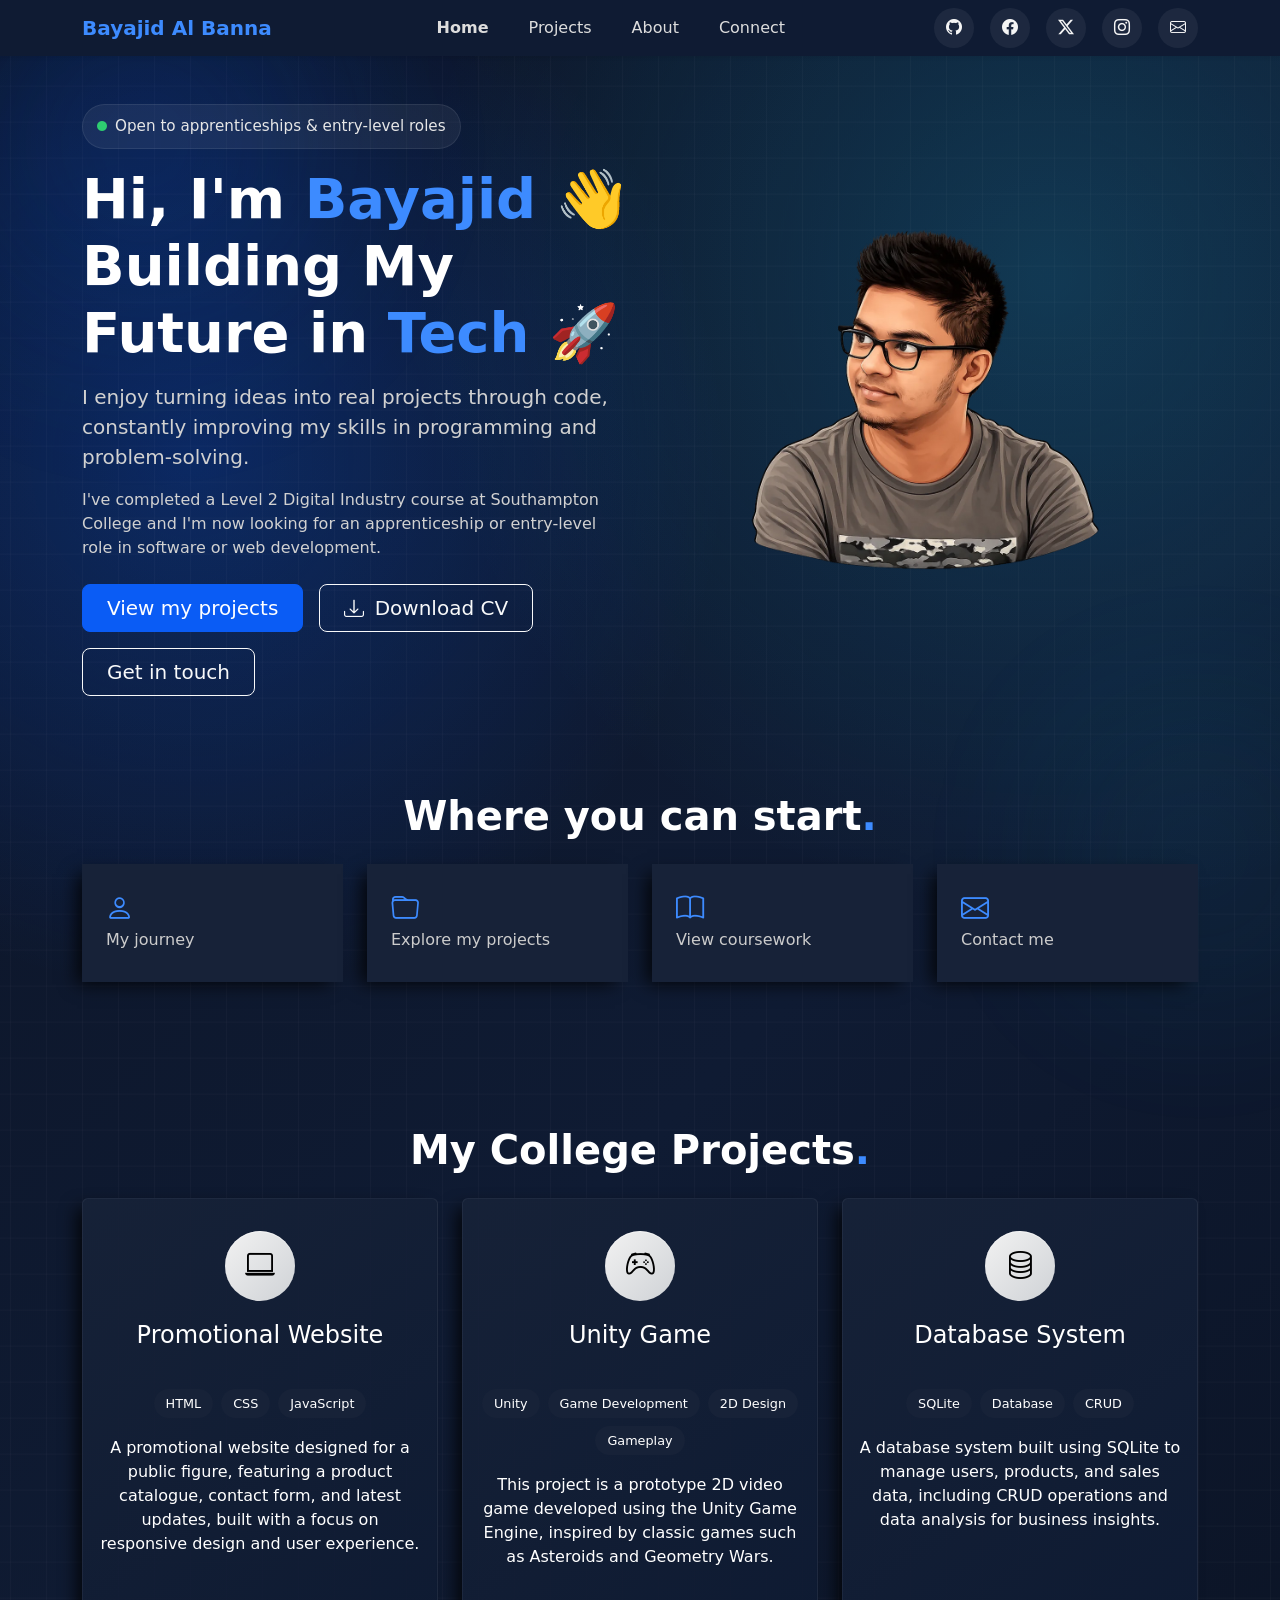
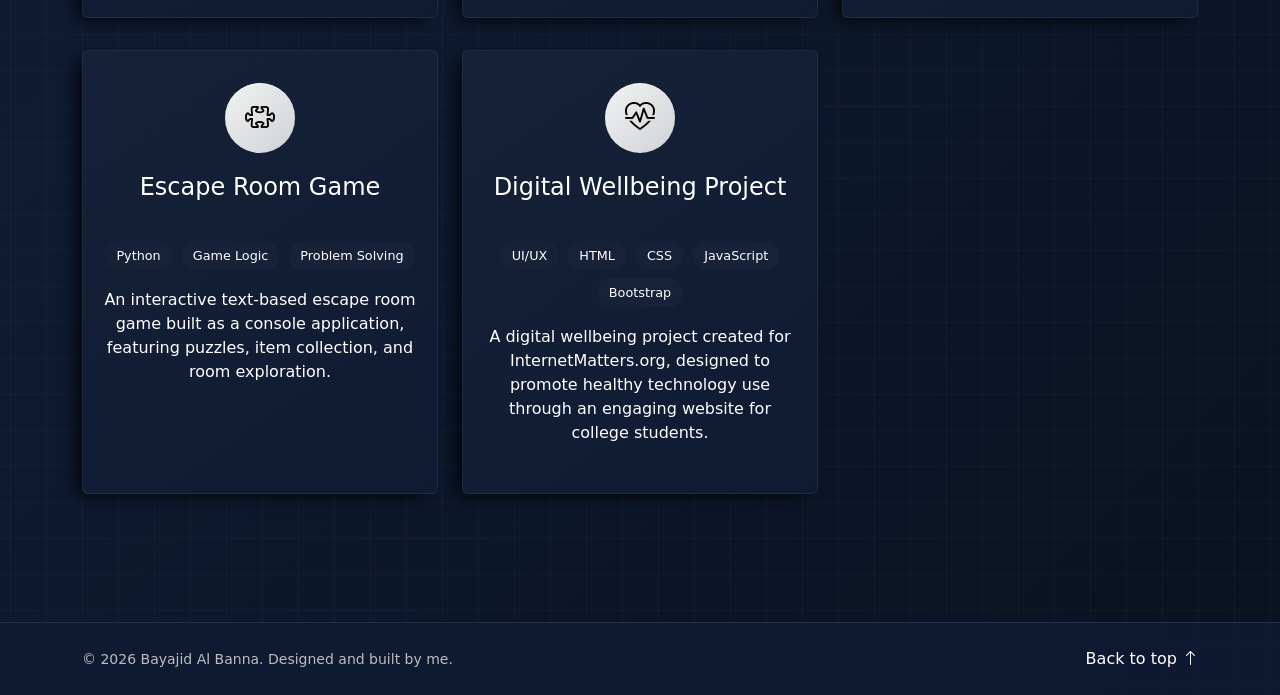
<file: index.html>
<!-- Main landing page for Bayajid Al Banna's portfolio website. -->
<!doctype html>
<html lang="en">

<head>
    <meta charset="UTF-8" />
    <meta name="viewport" content="width=device-width, initial-scale=1.0" />
    <title>Bayajid Al Banna</title>
    <link rel="icon" type="image/png" sizes="32x32" href="img/favicon-32.png" />
    <link rel="apple-touch-icon" href="img/apple-touch-icon.png" />

    <!--  Bootstrap CSS -->
    <link href="https://cdn.jsdelivr.net/npm/bootstrap@5.3.3/dist/css/bootstrap.min.css" rel="stylesheet" />
    <link rel="stylesheet" href="Stylesheet/style.css" />
    <link rel="stylesheet" href="Stylesheet/home.css" />
    <link rel="stylesheet" href="Stylesheet/animation.css" />

    <link href="https://cdn.jsdelivr.net/npm/bootstrap-icons@1.11.3/font/bootstrap-icons.css" rel="stylesheet" />
</head>

<body class=" text-white" id="top">
    <!-- Main Navbar -->
    <nav class="navbar navbar-expand-lg bg-dark shadow-sm">
        <div class="container">
            <!-- Left: Name -->
            <a class="navbar-brand fw-bold text-brand" href="index.html">
                Bayajid Al Banna
            </a>

            <!-- Mobile Toggle Button -->
            <button class="navbar-toggler" type="button" data-bs-toggle="collapse" data-bs-target="#navbarContent">
                <span class="navbar-toggler-icon"></span>
            </button>

            <!-- Collapsible Content -->
            <div class="collapse navbar-collapse justify-content-between" id="navbarContent">
                <!-- Center: Links -->
                <ul class="navbar-nav mx-auto gap-lg-4 text-center">
                    <li class="nav-item">
                        <a class="nav-link fw-semibold text-brand" href="index.html">Home</a>
                    </li>
                    <li class="nav-item">
                        <a class="nav-link" href="projects.html">Projects</a>
                    </li>
                    <li class="nav-item">
                        <a class="nav-link" href="about.html">About</a>
                    </li>
                    <li class="nav-item">
                        <a class="nav-link" href="connect.html">Connect</a>
                    </li>
                </ul>

                <!-- Right: Social Icons -->
                <div class="d-flex justify-content-center gap-3 mt-3 mt-lg-0">
                    <a href="https://github.com/bayajidalbanna" target="_blank" rel="noopener noreferrer" class="social-icon" aria-label="GitHub"><i class="bi bi-github"></i></a>
                    <a href="https://www.facebook.com/BayajidAlbanna" target="_blank" rel="noopener noreferrer" class="social-icon" aria-label="Facebook"><i class="bi bi-facebook"></i></a>
                    <a href="https://x.com/Balbanna89" target="_blank" rel="noopener noreferrer" class="social-icon" aria-label="X"><i class="bi bi-twitter-x"></i></a>
                    <a href="https://www.instagram.com/bayajid_al_banna/" target="_blank" rel="noopener noreferrer" class="social-icon" aria-label="Instagram"><i class="bi bi-instagram"></i></a>
                    <a href="mailto:bayzidalbanna8923@gmail.com" class="social-icon" aria-label="Email"><i class="bi bi-envelope"></i></a>
                </div>
            </div>
        </div>
    </nav>

    <main class="fade-up">

        <!--  Hero Section -->
        <section class="py-5">
            <div class="container">
                <div class="row align-items-center text-center text-md-start">
                    <!-- LEFT -->
                    <div class="col-md-6">
                        <div class="availability-pill mb-3">
                            <i class="bi bi-circle-fill"></i>
                            Open to apprenticeships &amp; entry-level roles
                        </div>

                        <h1 class="fw-bold display-4">
                            Hi, I'm <span class="text-brand">Bayajid</span> 👋 <br />
                            Building My Future in <span class="text-brand">Tech 🚀</span>
                        </h1>

                        <p class="mt-3 text-light lead">
                            I enjoy turning ideas into real projects through code,
                            constantly improving my skills in programming and
                            problem-solving.
                        </p>

                        <p class="text-light">
                            I've completed a Level 2 Digital Industry course at Southampton College and
                            I'm now looking for an
                            apprenticeship or entry-level role in software or web development.
                        </p>

                        <div class="d-flex flex-wrap gap-3 justify-content-center justify-content-md-start mt-4">
                            <a href="projects.html" class="btn btn-brand btn-lg px-4">View my projects</a>
                            <a href="files/Bayajid-Al-Banna-CV.pdf" download class="btn btn-outline-light btn-lg px-4">
                                <i class="bi bi-download me-1"></i> Download CV
                            </a>
                            <a href="connect.html" class="btn btn-outline-light btn-lg px-4">Get in touch</a>
                        </div>
                    </div>

                    <!-- RIGHT -->
                    <div class="col-md-6 mt-4 mt-md-0 text-center">
                        <img src="img/fp.webp" alt="Bayajid Al Banna" class="img-fluid w-75" width="960" height="960" fetchpriority="high" />
                    </div>
                </div>
            </div>
        </section>

        <!--  Where You Can Start -->
        <section class="py-5">
            <div class="container">
                <!-- Title -->
                <h2 class="text-center display-6 fw-bold mb-4">Where you can start<span class="text-brand">.</span>
                </h2>

                <div class="row g-4">
                    <!-- ITEM 1 -->
                    <div class="col-md-6 col-lg-3">
                        <a href="about.html" class="start-card d-block">
                            <div class="p-4 rounded">
                                <i class="bi bi-person fs-3 mb-3"></i>
                                <h6>My journey</h6>
                            </div>
                        </a>
                    </div>

                    <!-- ITEM 2 -->
                    <div class="col-md-6 col-lg-3">
                        <a href="projects.html" class="start-card d-block">
                            <div class="p-4 rounded">
                                <i class="bi bi-folder fs-3 mb-3"></i>
                                <h6>Explore my projects</h6>
                            </div>
                        </a>
                    </div>

                    <!-- ITEM 3 -->
                    <div class="col-md-6 col-lg-3">
                        <a href="#coursework" class="start-card d-block">
                            <div class="p-4 rounded">
                                <i class="bi bi-book fs-3 mb-3"></i>
                                <h6>View coursework</h6>
                            </div>
                        </a>
                    </div>

                    <!-- ITEM 4 -->
                    <div class="col-md-6 col-lg-3">
                        <a href="connect.html" class="start-card d-block">
                            <div class="p-4 rounded">
                                <i class="bi bi-envelope fs-3 mb-3"></i>
                                <h6>Contact me</h6>
                            </div>
                        </a>
                    </div>
                </div>
            </div>
        </section>

        <!-- ✅ My College Projects -->
        <section class="projects py-5" id="coursework">
            <div class="container py-5">
                <h2 class="text-center display-6 fw-bold mb-4">My College Projects<span class="text-brand">.</span>
                </h2>
                <div id="projectsContainer"></div>
            </div>
        </section>


        <!--- Footer -->
        <footer class="footer py-4">
            <div
                class="container d-flex flex-column flex-md-row justify-content-between align-items-center text-center text-md-start">

                <p class="mb-3 mb-md-0">
                    © 2026 Bayajid Al Banna. Designed and built by me.
                </p>

                <a href="#top" class="back-to-top">
                    Back to top <i class="bi bi-arrow-up"></i>
                </a>

            </div>
        </footer>
    </main>


    <!-- ✅ Bootstrap JS -->
    <script src="https://cdn.jsdelivr.net/npm/bootstrap@5.3.3/dist/js/bootstrap.bundle.min.js"></script>
    <script src="js/background.js"></script>
    <script src="js/home-projects.js"></script>
</body>

</html>
</file>
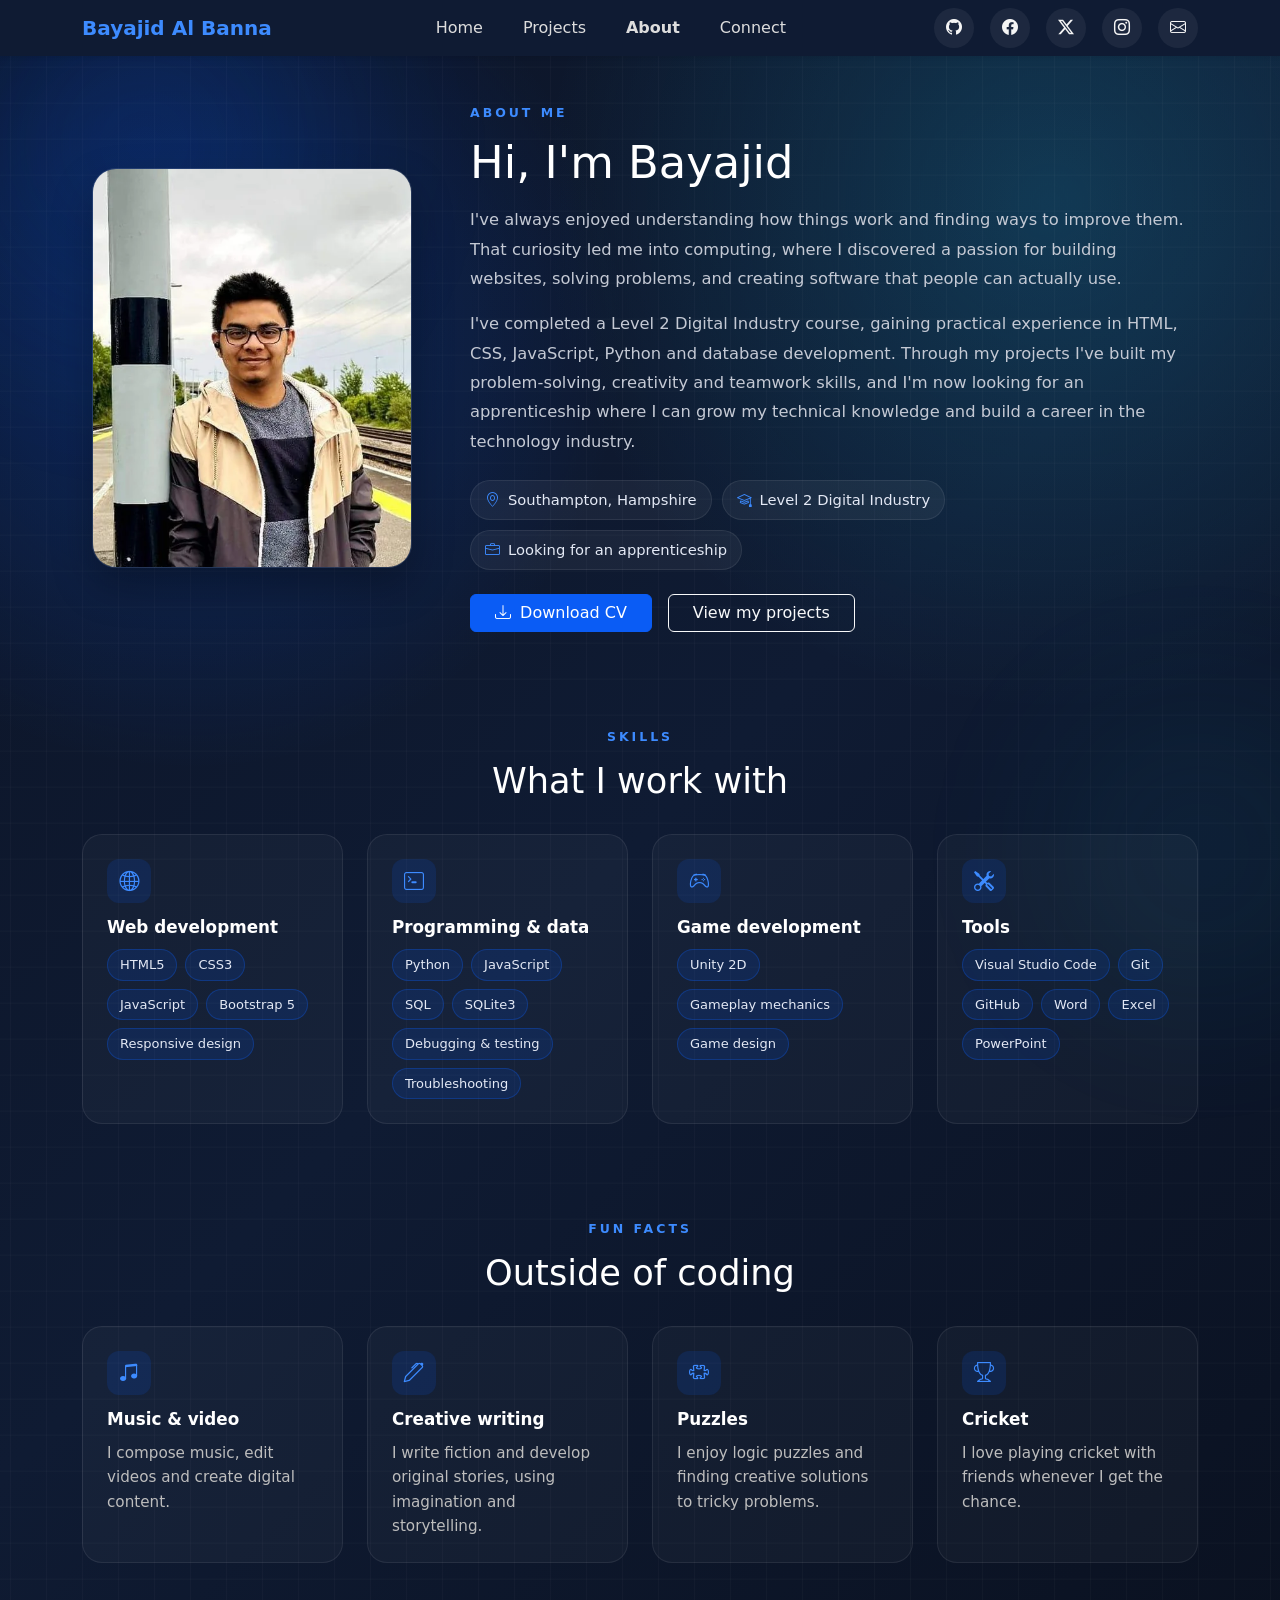
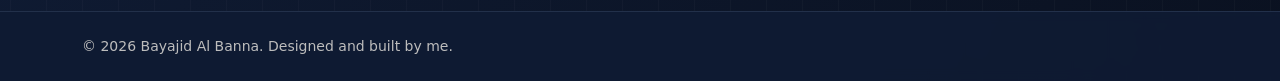
<file: about.html>
<!-- About page: introduction, skills, and fun facts. -->
<!doctype html>
<html lang="en">

<head>
  <meta charset="UTF-8" />
  <meta name="viewport" content="width=device-width, initial-scale=1.0" />
  <title>Bayajid Al Banna</title>
  <link rel="icon" type="image/png" sizes="32x32" href="img/favicon-32.png" />
  <link rel="apple-touch-icon" href="img/apple-touch-icon.png" />

  <!-- ✅ Bootstrap CSS -->
  <link href="https://cdn.jsdelivr.net/npm/bootstrap@5.3.3/dist/css/bootstrap.min.css" rel="stylesheet" />
  <link rel="stylesheet" href="Stylesheet/style.css" />
  <link rel="stylesheet" href="Stylesheet/about.css" />

  <link href="https://cdn.jsdelivr.net/npm/bootstrap-icons@1.11.3/font/bootstrap-icons.css" rel="stylesheet" />
</head>

<body class="text-white" id="top">
  <!-- ✅ Main Navbar (Responsive) -->
  <nav class="navbar navbar-expand-lg bg-dark shadow-sm">
    <div class="container">
      <!-- Left: Name -->
      <a class="navbar-brand fw-bold text-brand" href="index.html">
        Bayajid Al Banna
      </a>

      <!-- Mobile Toggle Button -->
      <button class="navbar-toggler" type="button" data-bs-toggle="collapse" data-bs-target="#navbarContent">
        <span class="navbar-toggler-icon"></span>
      </button>

      <!-- Collapsible Content -->
      <div class="collapse navbar-collapse justify-content-between" id="navbarContent">
        <!-- Center: Links -->
        <ul class="navbar-nav mx-auto gap-lg-4 text-center">
          <li class="nav-item">
            <a class="nav-link" href="index.html">Home</a>
          </li>
          <li class="nav-item">
            <a class="nav-link" href="projects.html">Projects</a>
          </li>
          <li class="nav-item">
            <a class="nav-link fw-semibold text-brand" href="about.html">About</a>
          </li>
          <li class="nav-item">
            <a class="nav-link" href="connect.html">Connect</a>
          </li>
        </ul>

        <!-- Right: Social Icons -->
        <div class="d-flex justify-content-center gap-3 mt-3 mt-lg-0">
          <a href="https://github.com/bayajidalbanna" target="_blank" rel="noopener noreferrer" class="social-icon" aria-label="GitHub"><i class="bi bi-github"></i></a>
          <a href="https://www.facebook.com/BayajidAlbanna" target="_blank" rel="noopener noreferrer" class="social-icon" aria-label="Facebook"><i class="bi bi-facebook"></i></a>
          <a href="https://x.com/Balbanna89" target="_blank" rel="noopener noreferrer" class="social-icon" aria-label="X"><i class="bi bi-twitter-x"></i></a>
          <a href="https://www.instagram.com/bayajid_al_banna/" target="_blank" rel="noopener noreferrer" class="social-icon" aria-label="Instagram"><i class="bi bi-instagram"></i></a>
          <a href="mailto:bayzidalbanna8923@gmail.com" class="social-icon" aria-label="Email"><i class="bi bi-envelope"></i></a>
        </div>
      </div>
    </div>
  </nav>

  <main class="fade-up">

    <!-- INTRO -->
    <section class="about-intro py-5">
      <div class="container">
        <div class="row align-items-center g-5">

          <div class="col-lg-4 text-center">
            <img src="img/pic3.webp" alt="Bayajid Al Banna" class="about-photo" width="500" height="905">
          </div>

          <div class="col-lg-8">
            <p class="section-label">About me</p>
            <h1>Hi, I'm Bayajid</h1>

            <p class="about-text">
              I've always enjoyed understanding how things work and finding ways to improve them.
              That curiosity led me into computing, where I discovered a passion for building websites,
              solving problems, and creating software that people can actually use.
            </p>
            <p class="about-text">
              I've completed a Level 2 Digital Industry course, gaining practical experience in HTML, CSS,
              JavaScript, Python and database development. Through my projects I've built my problem-solving,
              creativity and teamwork skills, and I'm now looking for an apprenticeship where I can grow my
              technical knowledge and build a career in the technology industry.
            </p>

            <ul class="quick-facts">
              <li><i class="bi bi-geo-alt"></i> Southampton, Hampshire</li>
              <li><i class="bi bi-mortarboard"></i> Level 2 Digital Industry</li>
              <li><i class="bi bi-briefcase"></i> Looking for an apprenticeship</li>
            </ul>

            <div class="d-flex flex-wrap gap-3">
              <a href="files/Bayajid-Al-Banna-CV.pdf" download class="btn btn-brand px-4">
                <i class="bi bi-download me-1"></i> Download CV
              </a>
              <a href="projects.html" class="btn btn-outline-light px-4">View my projects</a>
            </div>
          </div>

        </div>
      </div>
    </section>

    <!-- SKILLS -->
    <section class="py-5" id="skills">
      <div class="container">
        <div class="section-head">
          <p class="section-label">Skills</p>
          <h2>What I work with</h2>
        </div>

        <div class="row g-4">
          <div class="col-md-6 col-lg-3">
            <div class="info-card">
              <div class="card-icon"><i class="bi bi-globe2"></i></div>
              <h3>Web development</h3>
              <div class="skill-list">
                <span class="skill-chip">HTML5</span>
                <span class="skill-chip">CSS3</span>
                <span class="skill-chip">JavaScript</span>
                <span class="skill-chip">Bootstrap 5</span>
                <span class="skill-chip">Responsive design</span>
              </div>
            </div>
          </div>

          <div class="col-md-6 col-lg-3">
            <div class="info-card">
              <div class="card-icon"><i class="bi bi-terminal"></i></div>
              <h3>Programming &amp; data</h3>
              <div class="skill-list">
                <span class="skill-chip">Python</span>
                <span class="skill-chip">JavaScript</span>
                <span class="skill-chip">SQL</span>
                <span class="skill-chip">SQLite3</span>
                <span class="skill-chip">Debugging &amp; testing</span>
                <span class="skill-chip">Troubleshooting</span>
              </div>
            </div>
          </div>

          <div class="col-md-6 col-lg-3">
            <div class="info-card">
              <div class="card-icon"><i class="bi bi-controller"></i></div>
              <h3>Game development</h3>
              <div class="skill-list">
                <span class="skill-chip">Unity 2D</span>
                <span class="skill-chip">Gameplay mechanics</span>
                <span class="skill-chip">Game design</span>
              </div>
            </div>
          </div>

          <div class="col-md-6 col-lg-3">
            <div class="info-card">
              <div class="card-icon"><i class="bi bi-tools"></i></div>
              <h3>Tools</h3>
              <div class="skill-list">
                <span class="skill-chip">Visual Studio Code</span>
                <span class="skill-chip">Git</span>
                <span class="skill-chip">GitHub</span>
                <span class="skill-chip">Word</span>
                <span class="skill-chip">Excel</span>
                <span class="skill-chip">PowerPoint</span>
              </div>
            </div>
          </div>
        </div>
      </div>
    </section>

    <!-- FUN FACTS -->
    <section class="py-5" id="fun-facts">
      <div class="container">
        <div class="section-head">
          <p class="section-label">Fun facts</p>
          <h2>Outside of coding</h2>
        </div>

        <div class="row g-4">
          <div class="col-md-6 col-lg-3">
            <div class="info-card">
              <div class="card-icon"><i class="bi bi-music-note-beamed"></i></div>
              <h3>Music &amp; video</h3>
              <p>I compose music, edit videos and create digital content.</p>
            </div>
          </div>

          <div class="col-md-6 col-lg-3">
            <div class="info-card">
              <div class="card-icon"><i class="bi bi-pen"></i></div>
              <h3>Creative writing</h3>
              <p>I write fiction and develop original stories, using imagination and storytelling.</p>
            </div>
          </div>

          <div class="col-md-6 col-lg-3">
            <div class="info-card">
              <div class="card-icon"><i class="bi bi-puzzle"></i></div>
              <h3>Puzzles</h3>
              <p>I enjoy logic puzzles and finding creative solutions to tricky problems.</p>
            </div>
          </div>

          <div class="col-md-6 col-lg-3">
            <div class="info-card">
              <div class="card-icon"><i class="bi bi-trophy"></i></div>
              <h3>Cricket</h3>
              <p>I love playing cricket with friends whenever I get the chance.</p>
            </div>
          </div>
        </div>
      </div>
    </section>

    <!--- Footer -->
    <footer class="footer py-4">
      <div
        class="container d-flex flex-column flex-md-row justify-content-between align-items-center text-center text-md-start">

        <p class="mb-3 mb-md-0">
          © 2026 Bayajid Al Banna. Designed and built by me.
        </p>

      </div>
    </footer>
  </main>

  <!-- ✅ Bootstrap JS -->
  <script src="https://cdn.jsdelivr.net/npm/bootstrap@5.3.3/dist/js/bootstrap.bundle.min.js"></script>
  <script src="js/background.js"></script>

</body>

</html>
</file>
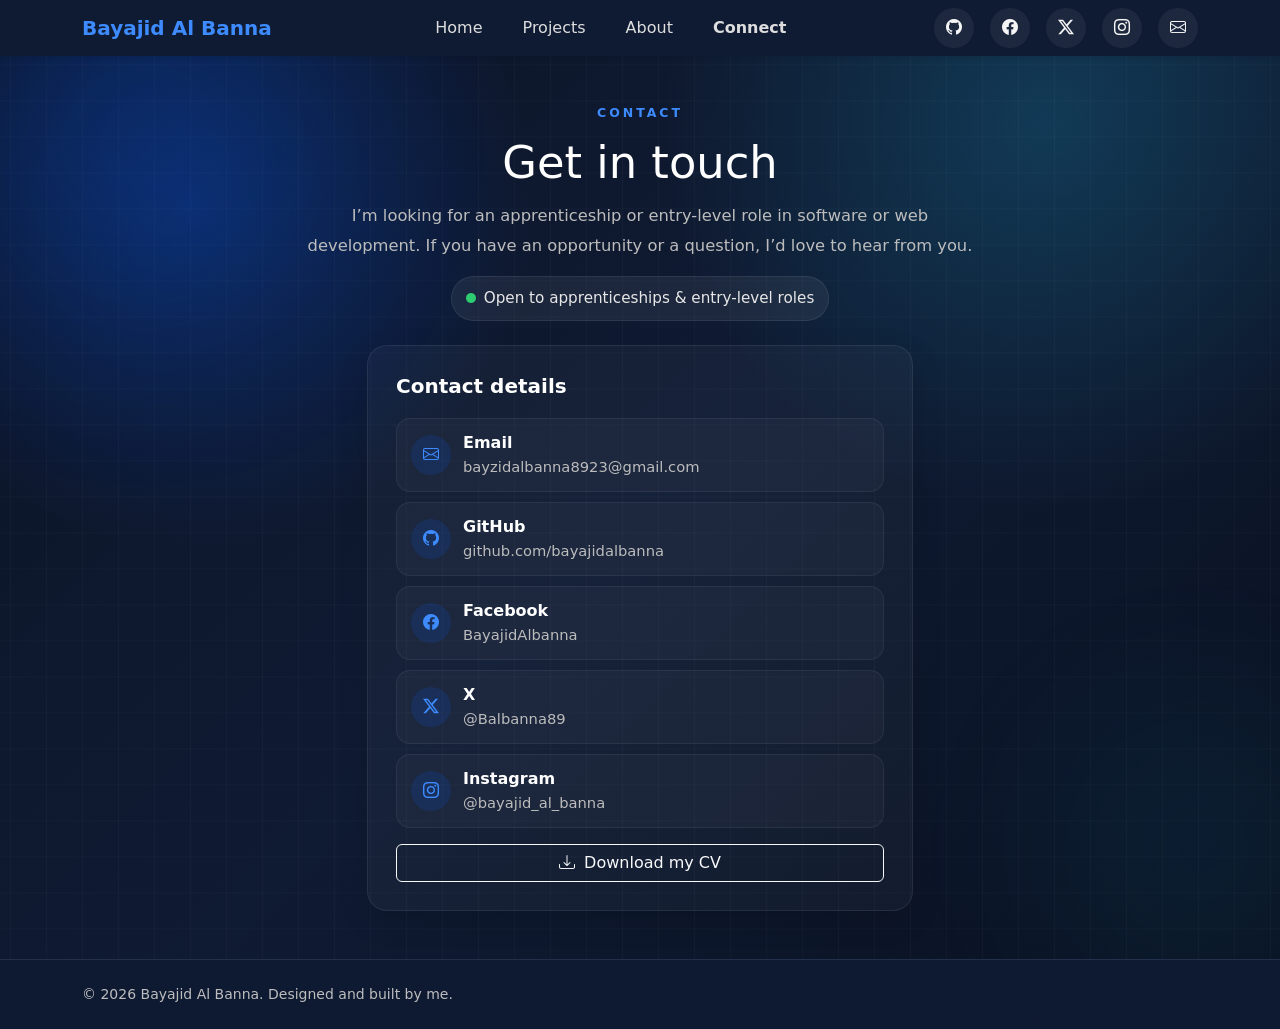
<file: connect.html>
<!-- Contact page: contact details and CV download. -->
<!DOCTYPE html>
<html lang="en">

<head>
    <meta charset="UTF-8">
    <meta name="viewport" content="width=device-width, initial-scale=1.0">
    <title>Bayajid Al Banna</title>
    <link rel="icon" type="image/png" sizes="32x32" href="img/favicon-32.png" />
    <link rel="apple-touch-icon" href="img/apple-touch-icon.png" />

    <!-- ✅ Bootstrap CSS -->
    <link href="https://cdn.jsdelivr.net/npm/bootstrap@5.3.3/dist/css/bootstrap.min.css" rel="stylesheet">
    <link rel="stylesheet" href="Stylesheet/style.css">
    <link rel="stylesheet" href="Stylesheet/connect.css">

    <link href="https://cdn.jsdelivr.net/npm/bootstrap-icons@1.11.3/font/bootstrap-icons.css" rel="stylesheet">

</head>

<body class="text-white">

    <!-- ✅ Main Navbar (Responsive) -->
    <nav class="navbar navbar-expand-lg bg-dark shadow-sm">

        <div class="container">

            <!-- Left: Name -->
            <a class="navbar-brand fw-bold text-brand" href="index.html">
                Bayajid Al Banna
            </a>

            <!-- Mobile Toggle Button -->
            <button class="navbar-toggler" type="button" data-bs-toggle="collapse" data-bs-target="#navbarContent">
                <span class="navbar-toggler-icon"></span>
            </button>

            <!-- Collapsible Content -->
            <div class="collapse navbar-collapse justify-content-between" id="navbarContent">

                <!-- Center: Links -->
                <ul class="navbar-nav mx-auto gap-lg-4 text-center">
                    <li class="nav-item">
                        <a class="nav-link" href="index.html">Home</a>
                    </li>
                    <li class="nav-item">
                        <a class="nav-link" href="projects.html">Projects</a>
                    </li>
                    <li class="nav-item">
                        <a class="nav-link" href="about.html">About</a>
                    </li>
                    <li class="nav-item">
                        <a class="nav-link fw-semibold text-brand" href="connect.html">Connect</a>
                    </li>
                </ul>

                <!-- Right: Social Icons -->
                <div class="d-flex justify-content-center gap-3 mt-3 mt-lg-0">
                    <a href="https://github.com/bayajidalbanna" target="_blank" rel="noopener noreferrer" class="social-icon" aria-label="GitHub"><i class="bi bi-github"></i></a>
                    <a href="https://www.facebook.com/BayajidAlbanna" target="_blank" rel="noopener noreferrer" class="social-icon" aria-label="Facebook"><i class="bi bi-facebook"></i></a>
                    <a href="https://x.com/Balbanna89" target="_blank" rel="noopener noreferrer" class="social-icon" aria-label="X"><i class="bi bi-twitter-x"></i></a>
                    <a href="https://www.instagram.com/bayajid_al_banna/" target="_blank" rel="noopener noreferrer" class="social-icon" aria-label="Instagram"><i class="bi bi-instagram"></i></a>
                    <a href="mailto:bayzidalbanna8923@gmail.com" class="social-icon" aria-label="Email"><i class="bi bi-envelope"></i></a>
                </div>

            </div>
        </div>
    </nav>

    <main class="fade-up">
        <section class="connect-page py-5">
            <div class="container">

                <!-- Header -->
                <div class="connect-header text-center mx-auto">
                    <p class="section-label">Contact</p>
                    <h1>Get in touch</h1>
                    <p class="section-copy">
                        I’m looking for an apprenticeship or entry-level role in software or web development.
                        If you have an opportunity or a question, I’d love to hear from you.
                    </p>
                    <div class="availability-pill mt-3">
                        <i class="bi bi-circle-fill"></i>
                        Open to apprenticeships &amp; entry-level roles
                    </div>
                </div>

                <div class="row mt-4">

                    <!-- Contact details -->
                    <div class="col-lg-6 col-md-8 mx-auto">
                        <div class="connect-card">
                            <h2 class="card-title">Contact details</h2>

                            <div class="contact-stack">
                                <a href="mailto:bayzidalbanna8923@gmail.com" class="contact-item">
                                    <div class="contact-icon"><i class="bi bi-envelope"></i></div>
                                    <div>
                                        <strong>Email</strong>
                                        <span>bayzidalbanna8923@gmail.com</span>
                                    </div>
                                </a>

                                <a href="https://github.com/bayajidalbanna" target="_blank" rel="noopener noreferrer"
                                    class="contact-item">
                                    <div class="contact-icon"><i class="bi bi-github"></i></div>
                                    <div>
                                        <strong>GitHub</strong>
                                        <span>github.com/bayajidalbanna</span>
                                    </div>
                                </a>

                                <a href="https://www.facebook.com/BayajidAlbanna" target="_blank" rel="noopener noreferrer"
                                    class="contact-item">
                                    <div class="contact-icon"><i class="bi bi-facebook"></i></div>
                                    <div>
                                        <strong>Facebook</strong>
                                        <span>BayajidAlbanna</span>
                                    </div>
                                </a>

                                <a href="https://x.com/Balbanna89" target="_blank" rel="noopener noreferrer"
                                    class="contact-item">
                                    <div class="contact-icon"><i class="bi bi-twitter-x"></i></div>
                                    <div>
                                        <strong>X</strong>
                                        <span>@Balbanna89</span>
                                    </div>
                                </a>

                                <a href="https://www.instagram.com/bayajid_al_banna/" target="_blank" rel="noopener noreferrer"
                                    class="contact-item">
                                    <div class="contact-icon"><i class="bi bi-instagram"></i></div>
                                    <div>
                                        <strong>Instagram</strong>
                                        <span>@bayajid_al_banna</span>
                                    </div>
                                </a>
                            </div>

                            <a href="files/Bayajid-Al-Banna-CV.pdf" download class="btn btn-outline-light w-100 mt-3">
                                <i class="bi bi-download me-1"></i> Download my CV
                            </a>
                        </div>
                    </div>

                </div>
            </div>
        </section>

        <footer class="footer py-4">
            <div
                class="container d-flex flex-column flex-md-row justify-content-between align-items-center text-center text-md-start">
                <p class="mb-3 mb-md-0">
                    © 2026 Bayajid Al Banna. Designed and built by me.
                </p>
            </div>
        </footer>
    </main>

    <!-- ✅ Bootstrap JS -->
    <script src="https://cdn.jsdelivr.net/npm/bootstrap@5.3.3/dist/js/bootstrap.bundle.min.js"></script>
    <script src="js/background.js"></script>

</body>

</html>
</file>
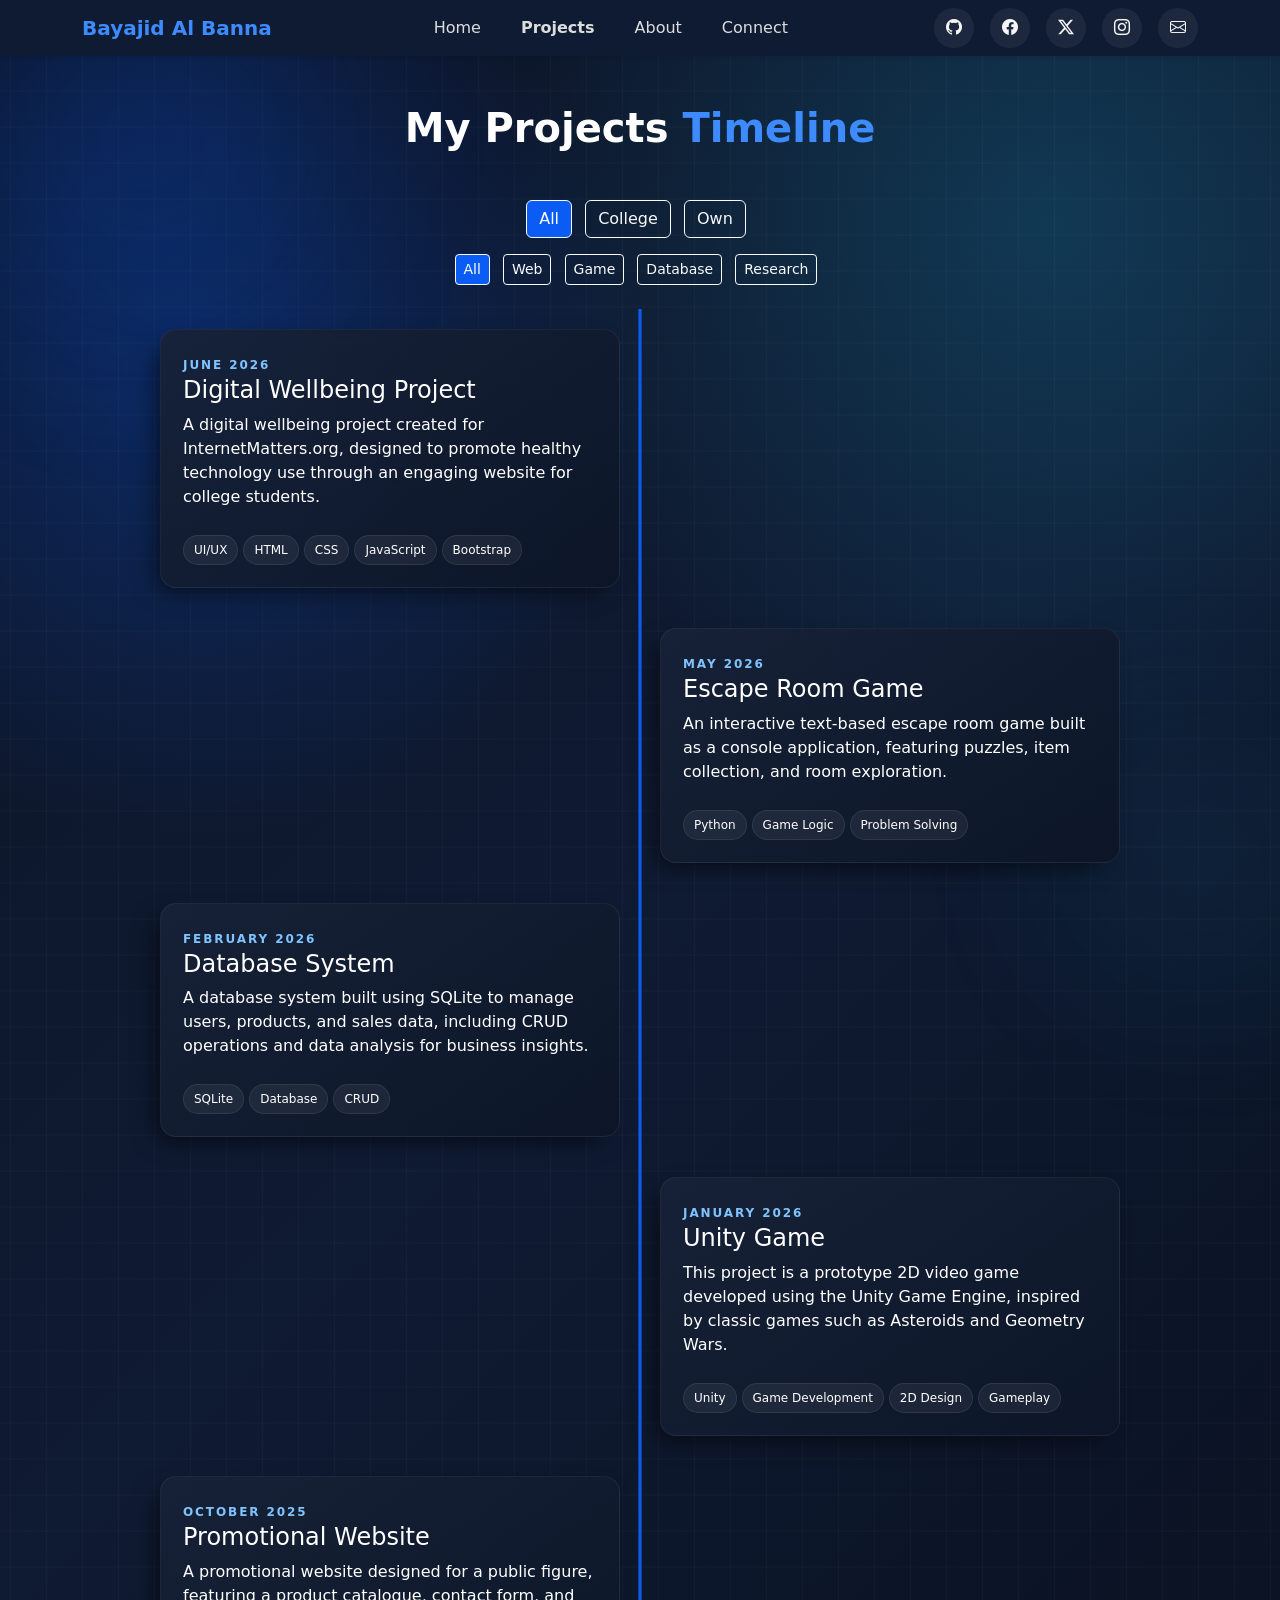
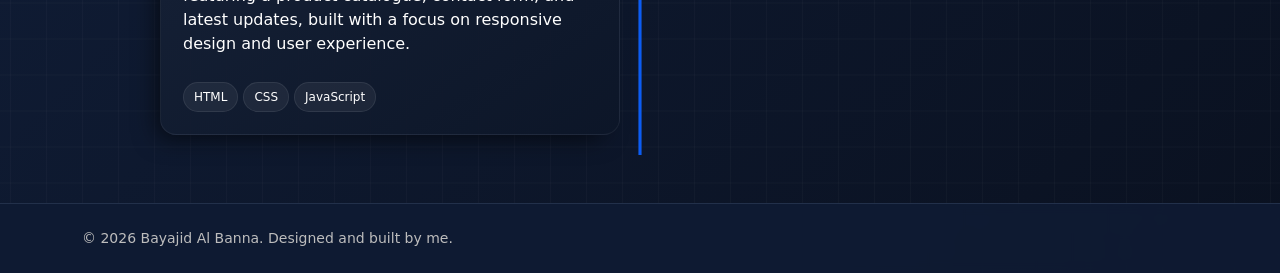
<file: projects.html>
<!-- Project timeline page that displays portfolio work and opens project details in a modal. -->
<!doctype html>
<html lang="en">

<head>
    <meta charset="UTF-8" />
    <meta name="viewport" content="width=device-width, initial-scale=1.0" />
    <title>Bayajid Al Banna</title>
    <link rel="icon" type="image/png" sizes="32x32" href="img/favicon-32.png" />
    <link rel="apple-touch-icon" href="img/apple-touch-icon.png" />

    <!-- ✅ Bootstrap CSS -->
    <link href="https://cdn.jsdelivr.net/npm/bootstrap@5.3.3/dist/css/bootstrap.min.css" rel="stylesheet" />
    <link rel="stylesheet" href="Stylesheet/style.css" />
    <link rel="stylesheet" href="Stylesheet/projects.css" />

    <link href="https://cdn.jsdelivr.net/npm/bootstrap-icons@1.11.3/font/bootstrap-icons.css" rel="stylesheet" />
</head>

<body class=" text-white">
    <!-- ✅ Main Navbar (Responsive) -->
    <nav class="navbar navbar-expand-lg bg-dark shadow-sm">
        <div class="container">
            <!-- Left: Name -->
            <a class="navbar-brand fw-bold text-brand" href="index.html">
                Bayajid Al Banna
            </a>

            <!-- Mobile Toggle Button -->
            <button class="navbar-toggler" type="button" data-bs-toggle="collapse" data-bs-target="#navbarContent">
                <span class="navbar-toggler-icon"></span>
            </button>

            <!-- Collapsible Content -->
            <div class="collapse navbar-collapse justify-content-between" id="navbarContent">
                <!-- Center: Links -->
                <ul class="navbar-nav mx-auto gap-lg-4 text-center">
                    <li class="nav-item">
                        <a class="nav-link" href="index.html">Home</a>
                    </li>
                    <li class="nav-item">
                        <a class="nav-link fw-semibold text-brand" href="projects.html">Projects</a>
                    </li>
                    <li class="nav-item">
                        <a class="nav-link" href="about.html">About</a>
                    </li>
                    <li class="nav-item">
                        <a class="nav-link" href="connect.html">Connect</a>
                    </li>
                </ul>

                <!-- Right: Social Icons -->
                <div class="d-flex justify-content-center gap-3 mt-3 mt-lg-0">
                    <a href="https://github.com/bayajidalbanna" target="_blank" rel="noopener noreferrer" class="social-icon" aria-label="GitHub"><i class="bi bi-github"></i></a>
                    <a href="https://www.facebook.com/BayajidAlbanna" target="_blank" rel="noopener noreferrer" class="social-icon" aria-label="Facebook"><i class="bi bi-facebook"></i></a>
                    <a href="https://x.com/Balbanna89" target="_blank" rel="noopener noreferrer" class="social-icon" aria-label="X"><i class="bi bi-twitter-x"></i></a>
                    <a href="https://www.instagram.com/bayajid_al_banna/" target="_blank" rel="noopener noreferrer" class="social-icon" aria-label="Instagram"><i class="bi bi-instagram"></i></a>
                    <a href="mailto:bayzidalbanna8923@gmail.com" class="social-icon" aria-label="Email"><i class="bi bi-envelope"></i></a>
                </div>
            </div>
        </div>
    </nav>

    <main class="fade-up">

        <section class="projects-page py-5">
            <div class="container">
                <h1 class="text-center fw-bold mb-5">
                    My Projects <span class="text-brand">Timeline</span>
                </h1>

                <div class="container mb-4">

                    <!-- TYPE FILTER -->
                    <div class="mb-3 text-center">
                        <button class="btn active btn-outline-light me-2 filter-btn" data-filter="all">All</button>
                        <button class="btn btn-outline-light me-2 filter-btn" data-filter="college">College</button>
                        <button class="btn btn-outline-light me-2 filter-btn" data-filter="own">Own</button>
                    </div>

                    <!-- CATEGORY FILTER -->
                    <div class="text-center">
                        <button class="btn active btn-sm btn-outline-light me-2 cat-btn" data-cat="all">All</button>
                        <button class="btn btn-sm btn-outline-light me-2 cat-btn" data-cat="web">Web</button>
                        <button class="btn btn-sm btn-outline-light me-2 cat-btn" data-cat="game">Game</button>
                        <button class="btn btn-sm btn-outline-light me-2 cat-btn" data-cat="database">Database</button>
                        <button class="btn btn-sm btn-outline-light me-2 cat-btn" data-cat="research">Research</button>
                    </div>
                </div>

                <div class="timeline" id="timeline"></div>
            </div>
        </section>

        <div id="projectModal" class="project-modal">

            <div class="modal-content">

                <span class="close-btn" onclick="closeModal()">&times;</span>

                <div id="modal-body"></div>

            </div>



        </div>

        <!--- Footer -->
        <footer class="footer py-4">
            <div
                class="container d-flex flex-column flex-md-row justify-content-between align-items-center text-center text-md-start">

                <p class="mb-3 mb-md-0">
                    © 2026 Bayajid Al Banna. Designed and built by me.
                </p>

            </div>
        </footer>
    </main>

    <!-- ✅ Bootstrap JS -->
    <script src="https://cdn.jsdelivr.net/npm/bootstrap@5.3.3/dist/js/bootstrap.bundle.min.js"></script>
    <script src="js/background.js"></script>
    <script src="js/timeline-projects.js"></script>
    <script src="js/projects.js"></script>
    <script src="js/project-model.js"></script>
</body>

</html>
</file>
<file: Stylesheet/style.css>
/* Global theme styles for the portfolio site, including layout, navigation, background effects, and modal presentation. */

/* Brand palette, taken from the AB logo (see img/apple-touch-icon.png) */
:root {
  --brand-navy: #0f1b33;      /* logo letters */
  --brand-blue: #0a5cf5;      /* logo gradient, deep end */
  --brand-cyan: #1ec8f5;      /* logo gradient, light end */
  --brand-accent: #3d8bff;    /* brand blue lifted for text on dark backgrounds */
  --brand-accent-soft: #7fc4ff;
  --brand-gradient: linear-gradient(135deg, var(--brand-blue), #1683f0); /* stays dark enough for white text */
  --brand-blue-rgb: 10, 92, 245;
  --brand-cyan-rgb: 30, 200, 245;
  --bg-base: #0a1120;
  --bg-surface: #111a2e;
  --bg-raised: #172238;
  --border-subtle: #22304a;
}

.text-brand {
  color: var(--brand-accent) !important;
}

.btn-brand {
  --bs-btn-color: #fff;
  --bs-btn-bg: var(--brand-blue);
  --bs-btn-border-color: var(--brand-blue);
  --bs-btn-hover-color: #fff;
  --bs-btn-hover-bg: #084fd4;
  --bs-btn-hover-border-color: #084fd4;
  --bs-btn-active-color: #fff;
  --bs-btn-active-bg: #0744b8;
  --bs-btn-active-border-color: #0744b8;
  --bs-btn-focus-shadow-rgb: var(--brand-blue-rgb);
}

.btn-outline-brand {
  --bs-btn-color: var(--brand-accent);
  --bs-btn-border-color: var(--brand-accent);
  --bs-btn-hover-color: #fff;
  --bs-btn-hover-bg: var(--brand-blue);
  --bs-btn-hover-border-color: var(--brand-blue);
  --bs-btn-active-color: #fff;
  --bs-btn-active-bg: var(--brand-blue);
  --bs-btn-active-border-color: var(--brand-blue);
  --bs-btn-focus-shadow-rgb: var(--brand-blue-rgb);
}

.navbar.bg-dark {
  background-color: var(--brand-navy) !important;
}

body {
  min-height: 100vh;
  margin: 0;
  display: flex;
  flex-direction: column;
  background-color: var(--bg-base) !important;
  background-image:
    linear-gradient(rgba(255,255,255,0.025) 1px, transparent 1px),
    linear-gradient(90deg, rgba(255,255,255,0.025) 1px, transparent 1px),
    radial-gradient(circle at 15% 20%, rgba(var(--brand-blue-rgb), 0.28), transparent 25%),
    radial-gradient(circle at 82% 12%, rgba(var(--brand-cyan-rgb), 0.18), transparent 28%),
    linear-gradient(135deg, #0c1426 0%, var(--brand-navy) 50%, var(--bg-base) 100%);
  background-size: 36px 36px, 36px 36px, auto, auto, 100% 100%;
  background-position:
    calc(50% + var(--bg-shift-x, 0px)) calc(50% + var(--bg-shift-y, 0px)),
    calc(50% + var(--bg-shift-x, 0px) * 0.7) calc(50% + var(--bg-shift-y, 0px) * 0.7),
    center,
    center,
    center;
  overflow-x: hidden;
  position: relative;
  isolation: isolate;
  transition: background-position 0.25s ease-out;
}

body::before,
body::after,
body::selection {
  content: "";
  position: fixed;
  width: 34rem;
  height: 34rem;
  border-radius: 50%;
  filter: blur(90px);
  opacity: 0.7;
  pointer-events: none;
  z-index: -1;
  animation: driftGlow 18s ease-in-out infinite alternate;
}

body::before {
  top: -8rem;
  left: -8rem;
  background: radial-gradient(circle, rgba(var(--brand-blue-rgb), 0.35), transparent 65%);
}

body::after {
  bottom: -10rem;
  right: -8rem;
  background: radial-gradient(circle, rgba(var(--brand-cyan-rgb), 0.25), transparent 70%);
  animation-duration: 22s;
}

body::after {
  width: 26rem;
  height: 26rem;
  opacity: 0.45;
  transform: translate(calc(var(--bg-shift-x, 0px) * 0.4), calc(var(--bg-shift-y, 0px) * 0.4));
}

main,
footer,
.card,
.start-card {
  position: relative;
  z-index: 1;
}

nav.navbar {
  position: static;
  width: 100%;
}

main {
  flex: 1;
  display: flex;
  flex-direction: column;
  padding-top: 0;
  padding-bottom: 0;
}

@keyframes driftGlow {
  0% {
    transform: translate(0, 0) scale(1);
  }

  100% {
    transform: translate(40px, -35px) scale(1.08);
  }
}

/* softer text color */
.text-light {
  color: #d1d1d1 !important;
}

.navbar .nav-link {
  color: #ddd !important;
}

.navbar .nav-link:hover {
  color: var(--brand-accent) !important;
}

.navbar-brand {
  color: var(--brand-accent) !important;
}

.navbar-toggler-icon {
  background-image: none;
  width: 25px;
  height: 2px;
  background-color: white;
  position: relative;
}

.navbar-toggler-icon::before,
.navbar-toggler-icon::after {
  content: "";
  position: absolute;
  width: 25px;
  height: 2px;
  background-color: white;
  left: 0;
}

.navbar-toggler-icon::before {
  top: -8px;
}

.navbar-toggler-icon::after {
  top: 8px;
}

.social-icon {
    width: 40px;
    height: 40px;
    display: inline-flex;
    align-items: center;
    justify-content: center;
    border-radius: 50%;
    background: rgba(255,255,255,0.06);
    color: #f5f5f5;
    text-decoration: none;
    transition: background 0.2s ease, color 0.2s ease;
}

.social-icon:hover {
    background: var(--brand-blue);
    color: #fff;
}


.footer {
  position: static;
  margin-top: auto;
    z-index: 10;
    border-top: 1px solid var(--border-subtle);
    background: rgba(15, 27, 51, 0.95);
    text-align: center;
    backdrop-filter: blur(6px);
    min-height: 58px;
    display: flex;
    align-items: center;
}

.footer p {
    color: #bdbdbd;
    margin: 0;
    font-size: 14px;
}

.back-to-top {
    text-decoration: none;
    color: #fff;
    font-weight: 500;
    transition: .3s;
    margin-top: 8px;
}

.back-to-top:hover {
    color: var(--brand-accent);
}


/* Desktop adjustment */
@media (min-width: 768px) {
    .back-to-top {
        margin-top: 0;
    }
}


/* "Open to ..." status badge, shared by the home and connect pages */
.availability-pill {
    display: inline-flex;
    align-items: center;
    gap: 8px;
    padding: 10px 14px;
    border-radius: 999px;
    background: rgba(255,255,255,0.06);
    border: 1px solid rgba(255,255,255,0.08);
    color: #e7e7e7;
    font-size: 0.95rem;
}

.availability-pill i {
    color: #2ecc71;
    font-size: 10px;
}
</file>
<file: Stylesheet/home.css>
/* Home page visual styling for the hero, project cards, start section, and story sections. */

/* image glow effect */
img {
  transition: transform 0.4s ease;
}

img:hover {
  transform: scale(1.05);
}

h2:hover {
  color: var(--brand-accent);
  transition: color 0.3s ease;
}

h2 span:hover {
  color: #ccc;
  transition: color 0.3s ease;
}

/* START SECTION CARDS */
.start-card {
  text-decoration: none;
  color: #ccc;
  border: none;
  outline: none;
  background-color: var(--bg-raised);
  box-shadow: -9px 6px 17px -4px rgba(0, 0, 0, 0.82);
  transition: all 0.3s ease;
  display: block;
  height: 100%;
}

.start-card i {
  color: var(--brand-accent);
}

.start-card h6 {
  font-weight: 500;
}

/* HOVER EFFECT */
.start-card:hover {
  background-color: var(--brand-blue);
  color: white;
  transform: translateY(-5px);
}

.start-card:hover i {
  color: white;
}

.card {
  border: 1px solid rgba(255,255,255,0.06);
  outline: none;
  background: linear-gradient(145deg, rgba(23, 34, 56, 0.95), rgba(15, 27, 51, 0.95));
  box-shadow: -9px 6px 17px -4px rgba(0, 0, 0, 0.82);
  height: 100%;
  transition: transform 0.35s ease, box-shadow 0.35s ease, border-color 0.35s ease;
  position: relative;
  overflow: hidden;
  isolation: isolate;
}

.card::before {
  content: "";
  position: absolute;
  inset: 0;
  background: linear-gradient(120deg, transparent, rgba(255,255,255,0.08), transparent);
  transform: translateX(-120%);
  transition: transform 0.7s ease;
  pointer-events: none;
}

.card::after {
  content: "";
  position: absolute;
  inset: auto 12% 12% auto;
  width: 80px;
  height: 80px;
  border-radius: 50%;
  background: radial-gradient(circle, rgba(var(--brand-blue-rgb), 0.28), transparent 70%);
  opacity: 0;
  transform: scale(0.7);
  transition: opacity 0.35s ease, transform 0.35s ease;
  pointer-events: none;
  z-index: -1;
}

.card:hover {
  transform: translateY(-8px) scale(1.01);
  box-shadow: 0 18px 40px rgba(0, 0, 0, 0.35), 0 0 24px rgba(var(--brand-blue-rgb), 0.16);
  border-color: rgba(var(--brand-blue-rgb), 0.35);
}

.card:hover::before {
  transform: translateX(120%);
}

.card:hover::after {
  opacity: 1;
  transform: scale(1.15);
}

.card-body {
  display: flex;
  flex-direction: column;
  align-items: center;
  justify-content: flex-start;
}

.card p,
h4 {
  color: #ffffff;
}

.card h4 {
  min-height: 60px;
}

.circle {
  height: 70px;
  width: 70px;
  background: linear-gradient(135deg, #f2f2f2, #cfd2d6);
  color: black;
  padding: 12px;
  font-size: 30px;
  border-radius: 50%;
  display: inline-block;
  margin-bottom: 20px;
  box-shadow: inset 0 1px 0 rgba(255,255,255,0.5);
  transition: transform 0.3s ease, background 0.3s ease, color 0.3s ease;
}

.card:hover .circle {
  background: var(--brand-gradient);
  color: white;
  transform: rotate(6deg) scale(1.05);
}

.project-tags {
  display: flex;
  justify-content: center;
  flex-wrap: wrap;
  gap: 8px;
  margin-bottom: 18px;
}

.tag {
  background: var(--bg-raised);
  color: #fff;
  padding: 5px 12px;
  border-radius: 20px;
  font-size: 0.8rem;
  font-weight: 500;
  transition: transform 0.3s ease, background 0.3s ease, box-shadow 0.3s ease;
}

.tag:hover {
  transform: translateY(-3px);
  background: var(--brand-blue);
  box-shadow: 0 6px 14px rgba(var(--brand-blue-rgb), 0.2);
}
</file>
<file: Stylesheet/animation.css>
.fade-up {
  opacity: 0;
  transform: translateY(80px);
  animation: fadeUp 2s ease forwards;
}

@keyframes fadeUp {
  to {
    opacity: 1;
    transform: translateY(0);
  }
}

.fade-right {
  opacity: 0;
  transform: translateX(-80px);
  animation: fadeRight 2s ease forwards;
}

@keyframes fadeRight {
  to {
    opacity: 1;
    transform: translateX(0);
  }
}

.fade-left {
  opacity: 0;
  transform: translateX(80px);
  animation: fadeLeft 2s ease forwards;
}

@keyframes fadeLeft {
  to {
    opacity: 1;
    transform: translateX(0);
  }
}
</file>
<file: Stylesheet/about.css>
/* Styling for the about page: intro with photo, skills, and fun facts. */

/* SHARED SECTION PIECES */
.section-label {
    color: var(--brand-accent);
    text-transform: uppercase;
    letter-spacing: 0.24em;
    font-size: 0.78rem;
    font-weight: 700;
    margin-bottom: 0.8rem;
}

.section-head {
    text-align: center;
    margin-bottom: 2rem;
}

.section-head h2 {
    color: #fff;
    font-size: clamp(1.6rem, 3vw, 2.2rem);
    margin: 0;
}

/* INTRO */
.about-intro {
    padding-top: 3rem;
}

.about-intro h1 {
    color: #fff;
    font-size: clamp(2rem, 4vw, 2.8rem);
    margin-bottom: 1rem;
}

.about-photo {
    width: 100%;
    max-width: 320px;
    height: auto;
    aspect-ratio: 4 / 5;
    object-fit: cover;
    object-position: top;
    border-radius: 24px;
    border: 1px solid rgba(255, 255, 255, 0.1);
    box-shadow: 0 18px 40px rgba(0, 0, 0, 0.3);
}

.about-text {
    color: #c4c9d4;
    font-size: 1.02rem;
    line-height: 1.8;
}

.quick-facts {
    list-style: none;
    padding: 0;
    margin: 1.5rem 0;
    display: flex;
    flex-wrap: wrap;
    gap: 10px;
}

.quick-facts li {
    display: inline-flex;
    align-items: center;
    gap: 8px;
    padding: 8px 14px;
    border-radius: 999px;
    background: rgba(255, 255, 255, 0.05);
    border: 1px solid rgba(255, 255, 255, 0.08);
    color: #e4e9f5;
    font-size: 0.92rem;
}

.quick-facts i {
    color: var(--brand-accent);
}

/* CARDS (skills and fun facts) */
.info-card {
    height: 100%;
    padding: 24px;
    border-radius: 20px;
    background: rgba(255, 255, 255, 0.03);
    border: 1px solid rgba(255, 255, 255, 0.08);
    transition: transform 0.3s ease, border-color 0.3s ease;
}

.info-card:hover {
    transform: translateY(-4px);
    border-color: rgba(var(--brand-blue-rgb), 0.6);
}

.card-icon {
    width: 44px;
    height: 44px;
    border-radius: 12px;
    background: rgba(var(--brand-blue-rgb), 0.14);
    display: flex;
    align-items: center;
    justify-content: center;
    margin-bottom: 14px;
}

.card-icon i {
    font-size: 20px;
    color: var(--brand-accent);
}

.info-card h3 {
    color: #fff;
    font-size: 1.05rem;
    font-weight: 600;
    margin-bottom: 12px;
}

.info-card p {
    color: #bdbdbd;
    font-size: 0.95rem;
    line-height: 1.6;
    margin: 0;
}

/* SKILLS */
.skill-list {
    display: flex;
    flex-wrap: wrap;
    gap: 8px;
}

.skill-chip {
    padding: 5px 12px;
    border-radius: 999px;
    background: rgba(var(--brand-blue-rgb), 0.14);
    border: 1px solid rgba(var(--brand-blue-rgb), 0.3);
    color: #e4e9f5;
    font-size: 13px;
}

@media (max-width: 991px) {
    .about-intro {
        text-align: center;
    }

    .quick-facts,
    .about-intro .d-flex {
        justify-content: center;
    }
}
</file>
<file: Stylesheet/connect.css>
/* Styling for the contact page: header and contact details card. */

:root {
    --card-bg: rgba(255, 255, 255, 0.03);
    --card-border: rgba(255, 255, 255, 0.08);
}

/* HEADER */
.connect-page {
    padding-top: 3rem;
}

.connect-header {
    max-width: 680px;
}

.connect-header h1 {
    font-size: clamp(2rem, 4vw, 2.8rem);
    color: #fff;
    margin-bottom: 0.75rem;
}

.section-label {
    color: var(--brand-accent);
    text-transform: uppercase;
    letter-spacing: 0.24em;
    font-size: 0.78rem;
    font-weight: 700;
    margin-bottom: 0.8rem;
}

.section-copy {
    color: #bcbcbc;
    font-size: 1.02rem;
    line-height: 1.8;
    margin: 0;
}

/* CARDS */
.connect-card {
    background: var(--card-bg);
    border: 1px solid var(--card-border);
    border-radius: 20px;
    padding: 28px;
    box-shadow: 0 10px 30px rgba(0, 0, 0, 0.14);
}

.card-title {
    color: #fff;
    font-size: 1.25rem;
    font-weight: 600;
    margin-bottom: 1.25rem;
}

/* CONTACT DETAILS */
.contact-stack {
    display: flex;
    flex-direction: column;
    gap: 10px;
}

.contact-item {
    display: flex;
    align-items: center;
    gap: 12px;
    padding: 12px 14px;
    border-radius: 14px;
    background: rgba(255,255,255,0.03);
    border: 1px solid rgba(255,255,255,0.06);
    text-decoration: none;
    color: inherit;
    transition: transform 0.2s ease, border-color 0.2s ease;
}

.contact-item:hover {
    transform: translateY(-2px);
    border-color: rgba(var(--brand-blue-rgb), 0.5);
    color: inherit;
}

.contact-item strong {
    display: block;
    color: #fff;
}

.contact-item span {
    color: #bcbcbc;
    font-size: 0.92rem;
    word-break: break-all;
}

.contact-icon {
    flex-shrink: 0;
    width: 40px;
    height: 40px;
    display: flex;
    align-items: center;
    justify-content: center;
    border-radius: 50%;
    background: rgba(var(--brand-blue-rgb), 0.14);
    color: var(--brand-accent);
}

@media (max-width: 767px) {
    .connect-page {
        padding-top: 2rem;
    }

    .connect-card {
        padding: 20px;
    }
}
</file>
<file: Stylesheet/projects.css>
/* Timeline and modal styling for the projects page, including filters, cards, and media gallery presentation. */

/* timeline container */
.timeline {
    position: relative;
    max-width: 1000px;
    margin: auto;
}

.project-modal {
    display: none;
    position: fixed;
    inset: 0;
    width: 100vw;
    height: 100vh;
    background: rgba(8, 14, 28, 0.9);
    backdrop-filter: blur(12px);
    z-index: 2000;
    justify-content: center;
    align-items: center;
    padding: 0;
}

.modal-content {
    width: 100%;
    height: 100%;
    max-width: none;
    padding: 0;
    background: linear-gradient(145deg, var(--bg-surface), #0b1324);
    color: white;
    text-align: left;
    overflow-y: auto;
    border-radius: 0;
    border: none;
    box-shadow: none;
    animation: fadeIn 0.35s ease;
    position: relative;
}

#modal-body {
    padding: 24px 24px 28px;
    max-width: 900px;
    margin: 0 auto;
}

.modal-shell {
    display: flex;
    flex-direction: column;
    gap: 20px;
    width: 100%;
}

.modal-body-content {
    display: flex;
    flex-direction: column;
    gap: 16px;
    width: 100%;
}

.modal-header {
    display: flex;
    justify-content: space-between;
    align-items: flex-start;
    gap: 16px;
    padding: 0 70px 18px 0;
    border-bottom: 1px solid rgba(255,255,255,0.08);
}

.modal-eyebrow {
    margin: 0 0 6px;
    font-size: 0.8rem;
    text-transform: uppercase;
    letter-spacing: 0.24em;
    color: var(--brand-accent-soft);
    font-weight: 700;
}

.modal-header h2 {
    margin: 0;
    font-size: 1.45rem;
}

.modal-date {
    margin: 6px 0 0;
    color: #c7c7d4;
}

.modal-pill {
    display: inline-flex;
    align-items: center;
    padding: 8px 12px;
    border-radius: 999px;
    background: rgba(var(--brand-blue-rgb), 0.16);
    color: var(--brand-accent-soft);
    font-size: 0.85rem;
    white-space: nowrap;
    flex-shrink: 0;
    margin-left: auto;
}

.modal-description {
    font-size: 0.96rem;
    line-height: 1.7;
    color: #e4e7ee;
    margin-bottom: 14px;
}

.modal-tags {
    display: flex;
    flex-wrap: wrap;
    gap: 8px;
    margin-bottom: 20px;
}

.modal-tag {
    display: inline-block;
    background: rgba(255,255,255,0.06);
    border: 1px solid rgba(255,255,255,0.08);
    padding: 7px 11px;
    border-radius: 999px;
    font-size: 0.82rem;
    color: #f4f4f5;
}

.modal-actions {
    display: flex;
    flex-wrap: wrap;
    gap: 12px;
    margin-bottom: 24px;
}

.modal-action-btn {
    display: inline-flex;
    align-items: center;
    justify-content: center;
    gap: 8px;
    padding: 10px 16px;
    border-radius: 999px;
    text-decoration: none;
    font-weight: 600;
    transition: transform 0.2s ease, box-shadow 0.2s ease, background 0.2s ease;
}

.modal-action-btn:hover {
    transform: translateY(-2px);
    box-shadow: 0 10px 24px rgba(0, 0, 0, 0.22);
}

.repo-btn {
    background: #fff;
    color: #111;
}

.website-btn {
    background: var(--brand-gradient);
    color: white;
}

.modal-gallery-section {
    padding-top: 18px;
    border-top: 1px solid rgba(255,255,255,0.08);
}

.gallery-heading h3 {
    margin-bottom: 6px;
}

.gallery-heading p {
    margin-bottom: 20px;
    color: #b7bcc7;
}

.modal-gallery {
    display: grid;
    grid-template-columns: repeat(4, 1fr);
    grid-auto-rows: 160px;
    gap: 14px;
    width: 100%;
}

/* Modern collage: varied card sizes for dynamic visual rhythm */
.modal-media-card:nth-child(1) {
    grid-column: span 2;
    grid-row: span 2;
}

.modal-media-card:nth-child(2) {
    grid-column: span 2;
}

.modal-media-card:nth-child(3) {
    grid-column: span 1;
}

.modal-media-card:nth-child(4) {
    grid-column: span 1;
}

.modal-media-card:nth-child(5) {
    grid-column: span 2;
}

.modal-media-card:nth-child(6) {
    grid-column: span 2;
}

.modal-media-card:nth-child(n+7) {
    grid-column: span 1;
}

.modal-media-card {
    border-radius: 16px;
    overflow: hidden;
    cursor: pointer;
    animation: galleryFadeIn 0.45s ease both;
    animation-delay: calc(var(--i, 0) * 90ms);
}

@keyframes galleryFadeIn {
    from {
        opacity: 0;
        transform: translateY(18px) scale(0.97);
    }
    to {
        opacity: 1;
        transform: translateY(0) scale(1);
    }
}

.media-inner {
    position: relative;
    overflow: hidden;
    border-radius: 16px;
    border: 1px solid rgba(255,255,255,0.07);
    background: #0b1324;
}

.modal-media {
    display: block;
    width: 100%;
    height: 100%;
    object-fit: cover;
    transition: transform 0.45s cubic-bezier(.2,.8,.2,1), filter 0.45s ease;
}

.modal-media-card video {
    display: block;
    width: 100%;
    height: 100%;
    object-fit: contain;
    background: #0b1324;
}

.media-overlay {
    position: absolute;
    inset: 0;
    background: linear-gradient(to top, rgba(0,0,0,0.72) 0%, rgba(0,0,0,0.1) 60%, transparent 100%);
    display: flex;
    flex-direction: column;
    align-items: center;
    justify-content: center;
    gap: 8px;
    opacity: 0;
    transition: opacity 0.35s ease;
    pointer-events: none;
}

.media-overlay i {
    font-size: 2rem;
    color: #fff;
    transform: scale(0.7);
    transition: transform 0.35s cubic-bezier(.2,.8,.2,1);
    filter: drop-shadow(0 2px 8px rgba(0,0,0,0.5));
}

.media-overlay span {
    color: rgba(255,255,255,0.85);
    font-size: 0.82rem;
    font-weight: 500;
    letter-spacing: 0.04em;
    transform: translateY(6px);
    transition: transform 0.35s ease, opacity 0.35s ease;
    opacity: 0;
    max-width: 80%;
    text-align: center;
}

.modal-media-card:hover .modal-media {
    transform: scale(1.07);
    filter: brightness(0.65);
}

.modal-media-card:hover .media-overlay {
    opacity: 1;
}

.modal-media-card:hover .media-overlay i {
    transform: scale(1);
}

.modal-media-card:hover .media-overlay span {
    opacity: 1;
    transform: translateY(0);
}

/* LIGHTBOX */
.gallery-lightbox {
    position: fixed;
    inset: 0;
    background: rgba(0,0,0,0.92);
    backdrop-filter: blur(10px);
    z-index: 9999;
    display: flex;
    align-items: center;
    justify-content: center;
    opacity: 0;
    visibility: hidden;
    transition: opacity 0.3s ease, visibility 0.3s ease;
}

.gallery-lightbox.active {
    opacity: 1;
    visibility: visible;
}

.lightbox-img {
    max-width: 90vw;
    max-height: 88vh;
    border-radius: 16px;
    box-shadow: 0 30px 80px rgba(0,0,0,0.6);
    transform: scale(0.92);
    transition: transform 0.35s cubic-bezier(.2,.8,.2,1);
    object-fit: contain;
}

.gallery-lightbox.active .lightbox-img {
    transform: scale(1);
}

.lightbox-close {
    position: absolute;
    top: 20px;
    right: 24px;
    background: rgba(255,255,255,0.1);
    border: 1px solid rgba(255,255,255,0.15);
    color: #fff;
    font-size: 1.5rem;
    width: 42px;
    height: 42px;
    border-radius: 50%;
    cursor: pointer;
    display: flex;
    align-items: center;
    justify-content: center;
    transition: background 0.2s ease, transform 0.2s ease;
    line-height: 1;
    padding: 0;
}

.lightbox-close:hover {
    background: rgba(var(--brand-blue-rgb), 0.5);
    transform: rotate(90deg);
}

.media-caption {
    padding: 10px 12px 12px;
    color: #d5d9e2;
    font-size: 0.92rem;
    margin: 0;
}

.close-btn {
    position: absolute;
    top: 18px;
    right: 20px;
    font-size: 30px;
    cursor: pointer;
    color: #fff;
    z-index: 2;
}

.navbar-hidden {
    opacity: 0;
    visibility: hidden;
    pointer-events: none;
    transform: translateY(-100%);
    transition: opacity 0.2s ease, visibility 0.2s ease, transform 0.2s ease;
}

@keyframes fadeIn {
    from {
        opacity: 0;
        transform: translateY(18px);
    }

    to {
        opacity: 1;
        transform: translateY(0);
    }
}

@media (max-width: 768px) {
    #modal-body {
        padding: 20px;
    }

    .modal-header {
        flex-direction: column;
        padding-right: 0;
    }

    .modal-pill {
        margin-left: 0;
    }

    .modal-gallery {
        grid-template-columns: repeat(2, 1fr);
        grid-auto-rows: 140px;
    }

    /* Collapse large cards on tablet */
    .modal-media-card:nth-child(1),
    .modal-media-card:nth-child(2) {
        grid-column: span 1;
        grid-row: span 1;
    }

    .close-btn {
        top: 12px;
        right: 14px;
    }
}

@media (max-width: 480px) {
    .modal-gallery {
        grid-template-columns: 1fr;
        grid-auto-rows: 150px;
    }

    .modal-media-card,
    .modal-media-card:nth-child(1),
    .modal-media-card:nth-child(2),
    .modal-media-card:nth-child(5),
    .modal-media-card:nth-child(6),
    .modal-media-card:nth-child(n+7) {
        grid-column: span 1;
        grid-row: span 1;
    }
}

/* BACK LINE (grey base) */
.timeline::before {
    content: '';
    position: absolute;
    width: 3px;
    background: var(--border-subtle);
    top: 0;
    bottom: 0;
    left: 50%;
    transform: translateX(-50%);
}

/* PROGRESS LINE (blue animated fill) */
.timeline::after {
    content: '';
    position: absolute;
    width: 3px;
    background: var(--brand-blue);
    top: 0;
    left: 50%;
    transform: translateX(-50%);
    height: 0;
    animation: fillLine 2s ease forwards;
}

/* animation for progress line */
@keyframes fillLine {
    from {
        height: 0;
    }

    to {
        height: 100%;
    }
}

/* ITEMS */
.timeline-item {
    width: 50%;
    padding: 20px;
    position: relative;
    opacity: 1;
    transform: translateY(40px);
    transition: all 0.65s cubic-bezier(.2, .8, .2, 1);
    cursor: crosshair;
}

.timeline-item.left {
    left: 0;
}

.timeline-item.right {
    left: 50%;
}

.content {
    border: 1px solid rgba(255,255,255,0.06);
    outline: none;
    background: linear-gradient(145deg, rgba(23, 34, 56, 0.95), rgba(13, 22, 40, 0.95));
    box-shadow: -10px 10px 24px -8px rgba(0, 0, 0, 0.65);
    padding: 22px;
    transition: transform 0.35s ease, box-shadow 0.35s ease, border-color 0.35s ease;
    position: relative;
    overflow: hidden;
    border-radius: 16px;
}

.content::before {
    content: "";
    position: absolute;
    inset: 0;
    background: linear-gradient(120deg, transparent, rgba(255,255,255,0.08), transparent);
    transform: translateX(-140%);
    transition: transform 0.7s ease;
    pointer-events: none;
}

.content:hover {
    transform: translateY(-8px) scale(1.01);
    box-shadow: 0 20px 38px rgba(0, 0, 0, 0.35), 0 0 24px rgba(var(--brand-blue-rgb), 0.15);
    border-color: rgba(var(--brand-blue-rgb), 0.35);
}

.content:hover::before {
    transform: translateX(140%);
}

/* DATE */
.date {
    color: var(--brand-accent-soft);
    font-weight: 700;
    font-size: 12px;
    letter-spacing: 0.16em;
    text-transform: uppercase;
}

/* TAGS */
.tag {
    display: inline-block;
    background: rgba(255,255,255,0.06);
    border: 1px solid rgba(255,255,255,0.08);
    padding: 5px 10px;
    border-radius: 20px;
    font-size: 12px;
    margin-top: 10px;
    margin-right: 5px;
    transition: transform 0.3s ease, background 0.3s ease, box-shadow 0.3s ease;
}

.tag:hover {
    background: var(--brand-gradient);
    transform: translateY(-2px);
    box-shadow: 0 6px 14px rgba(var(--brand-blue-rgb), 0.22);
}

/* SCROLL ANIMATION ACTIVE STATE */
.timeline-item.show {
    opacity: 1;
    transform: translateY(0);
}

.timeline-item.hide {
    opacity: 0;
    transform: translateY(20px) scale(0.97);
    max-height: 0;
    padding-top: 0;
    padding-bottom: 0;
    margin-bottom: 0;
    overflow: hidden;
    pointer-events: none;
}

/* MOBILE */
@media (max-width: 768px) {

    .timeline::before,
    .timeline::after {
        left: 10px;
    }

    .timeline-item {
        width: 100%;
        left: 0 !important;
        padding-left: 40px;
    }
}

.filter-btn .cat-btn {
    margin: 5px;
    border-radius: 20px;
    transition: 0.3s;
}

.filter-btn.active,
.cat-btn.active {
    background: var(--brand-blue);
    color: white;
}
</file>
